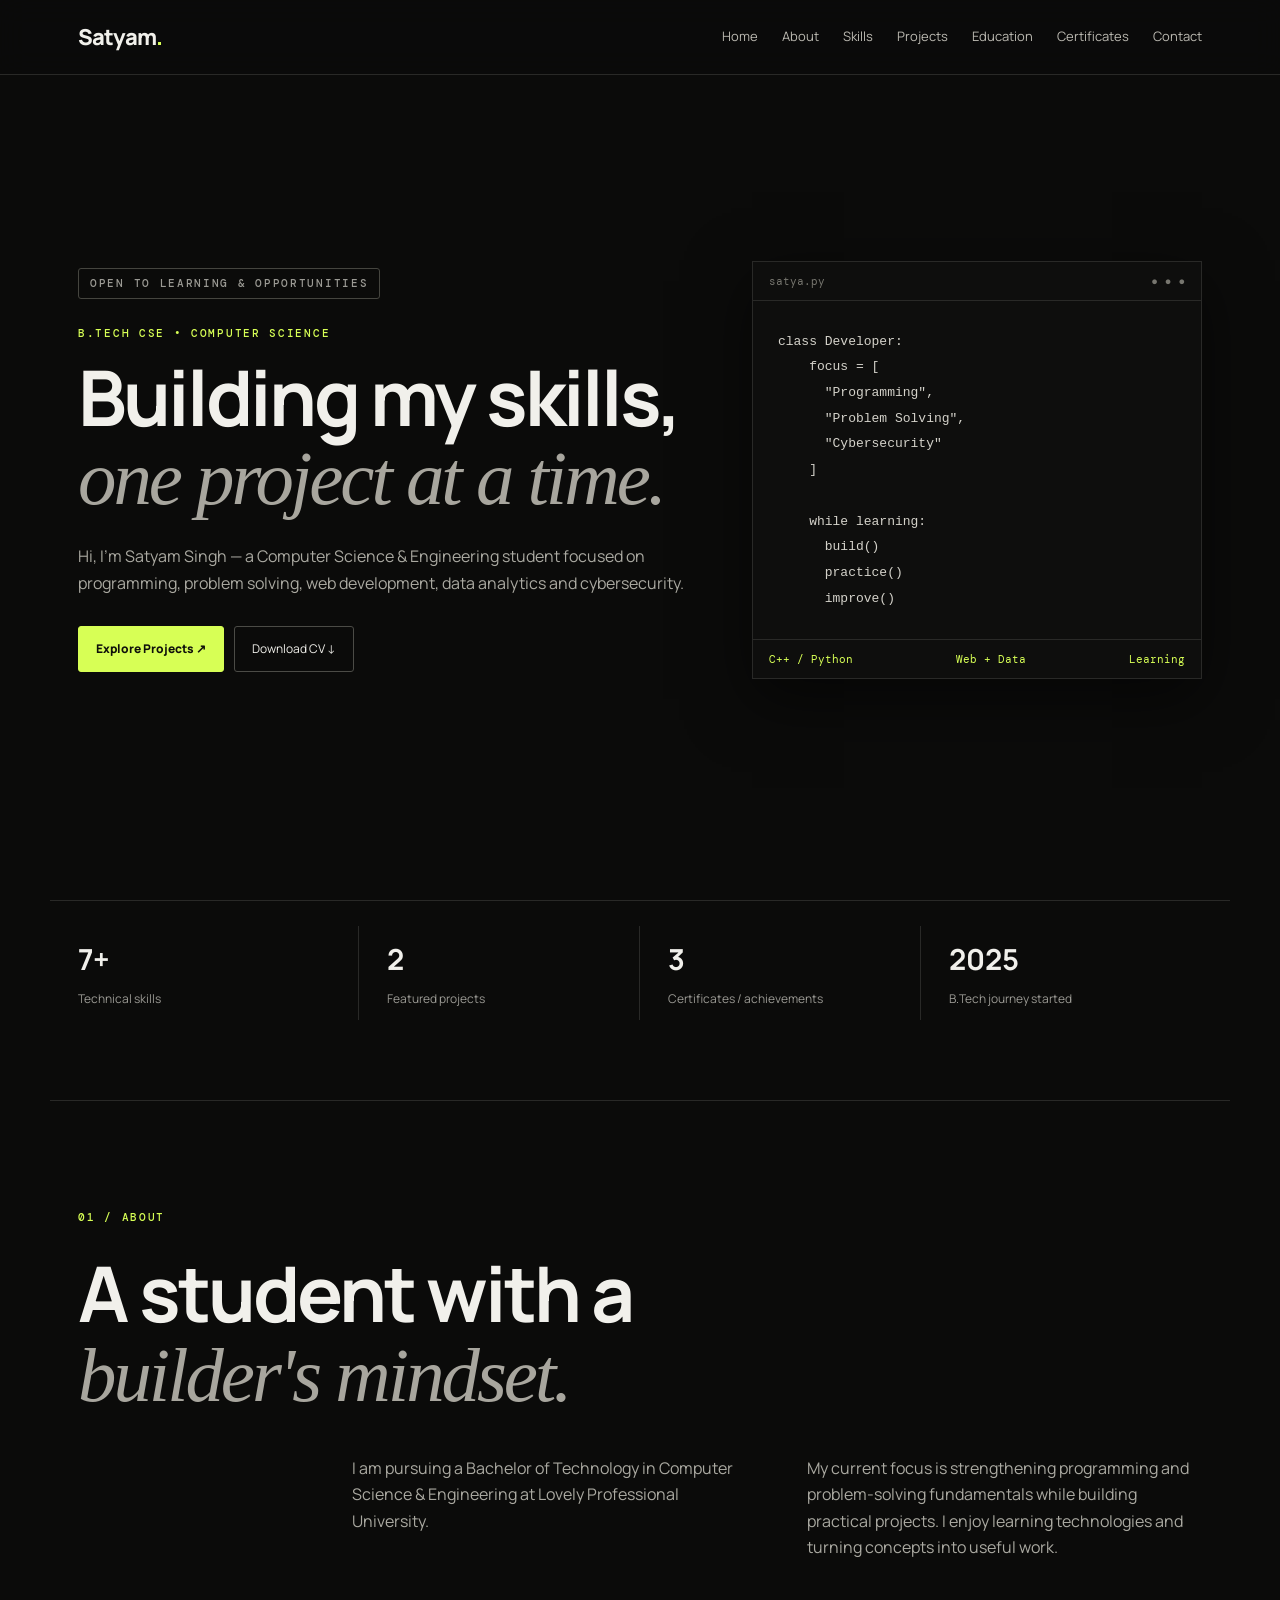
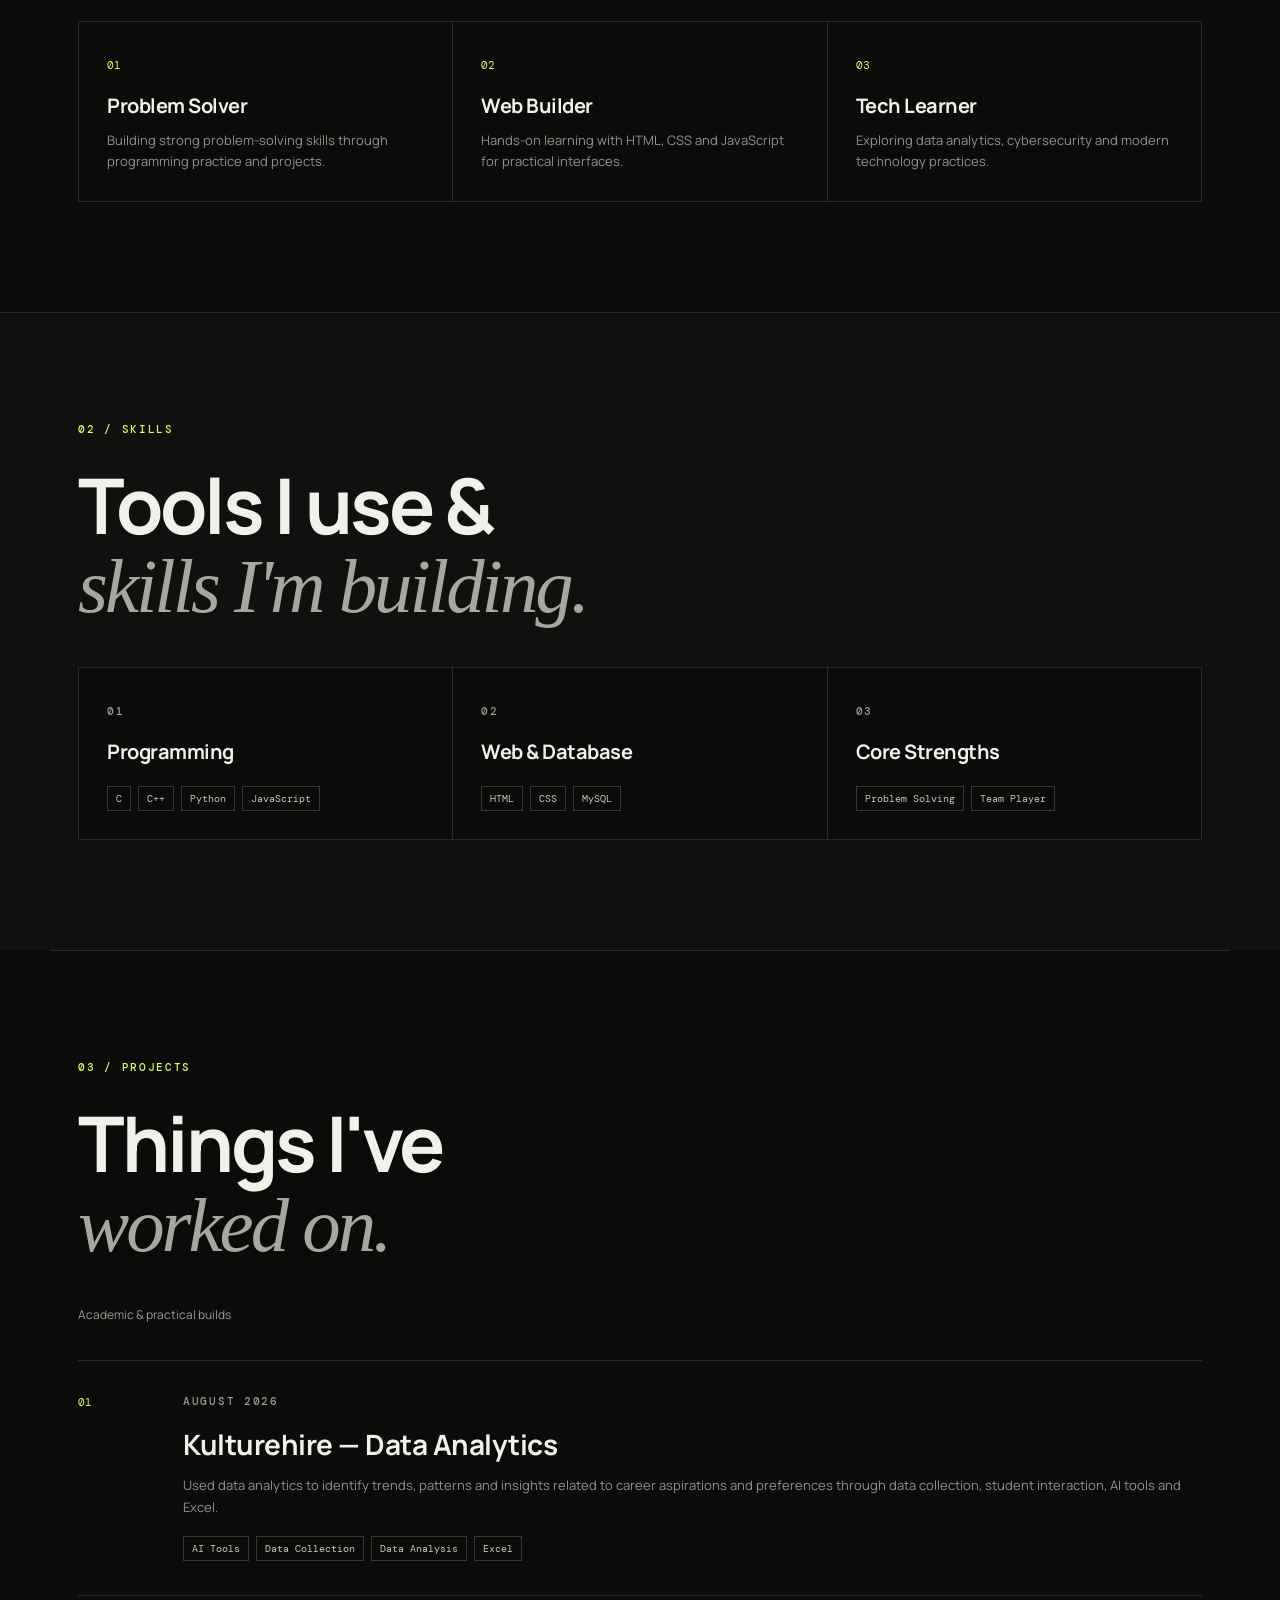
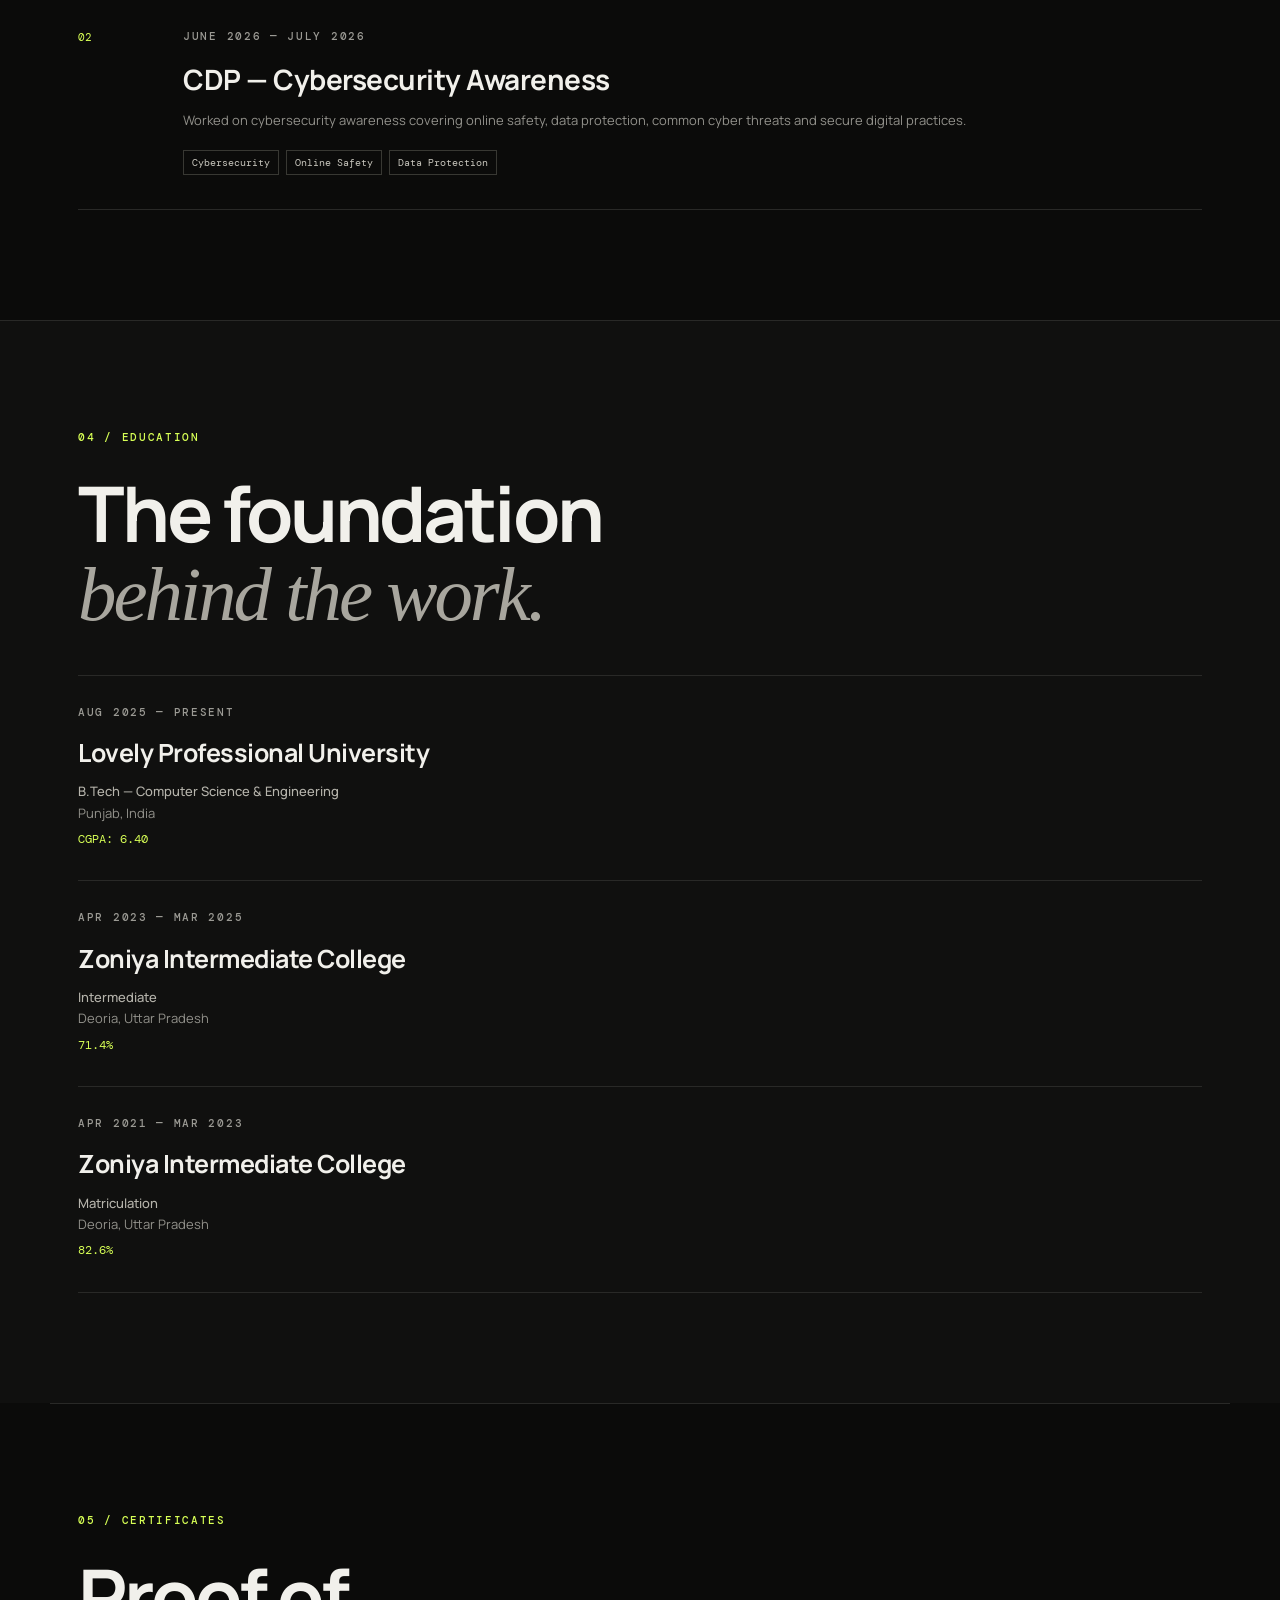
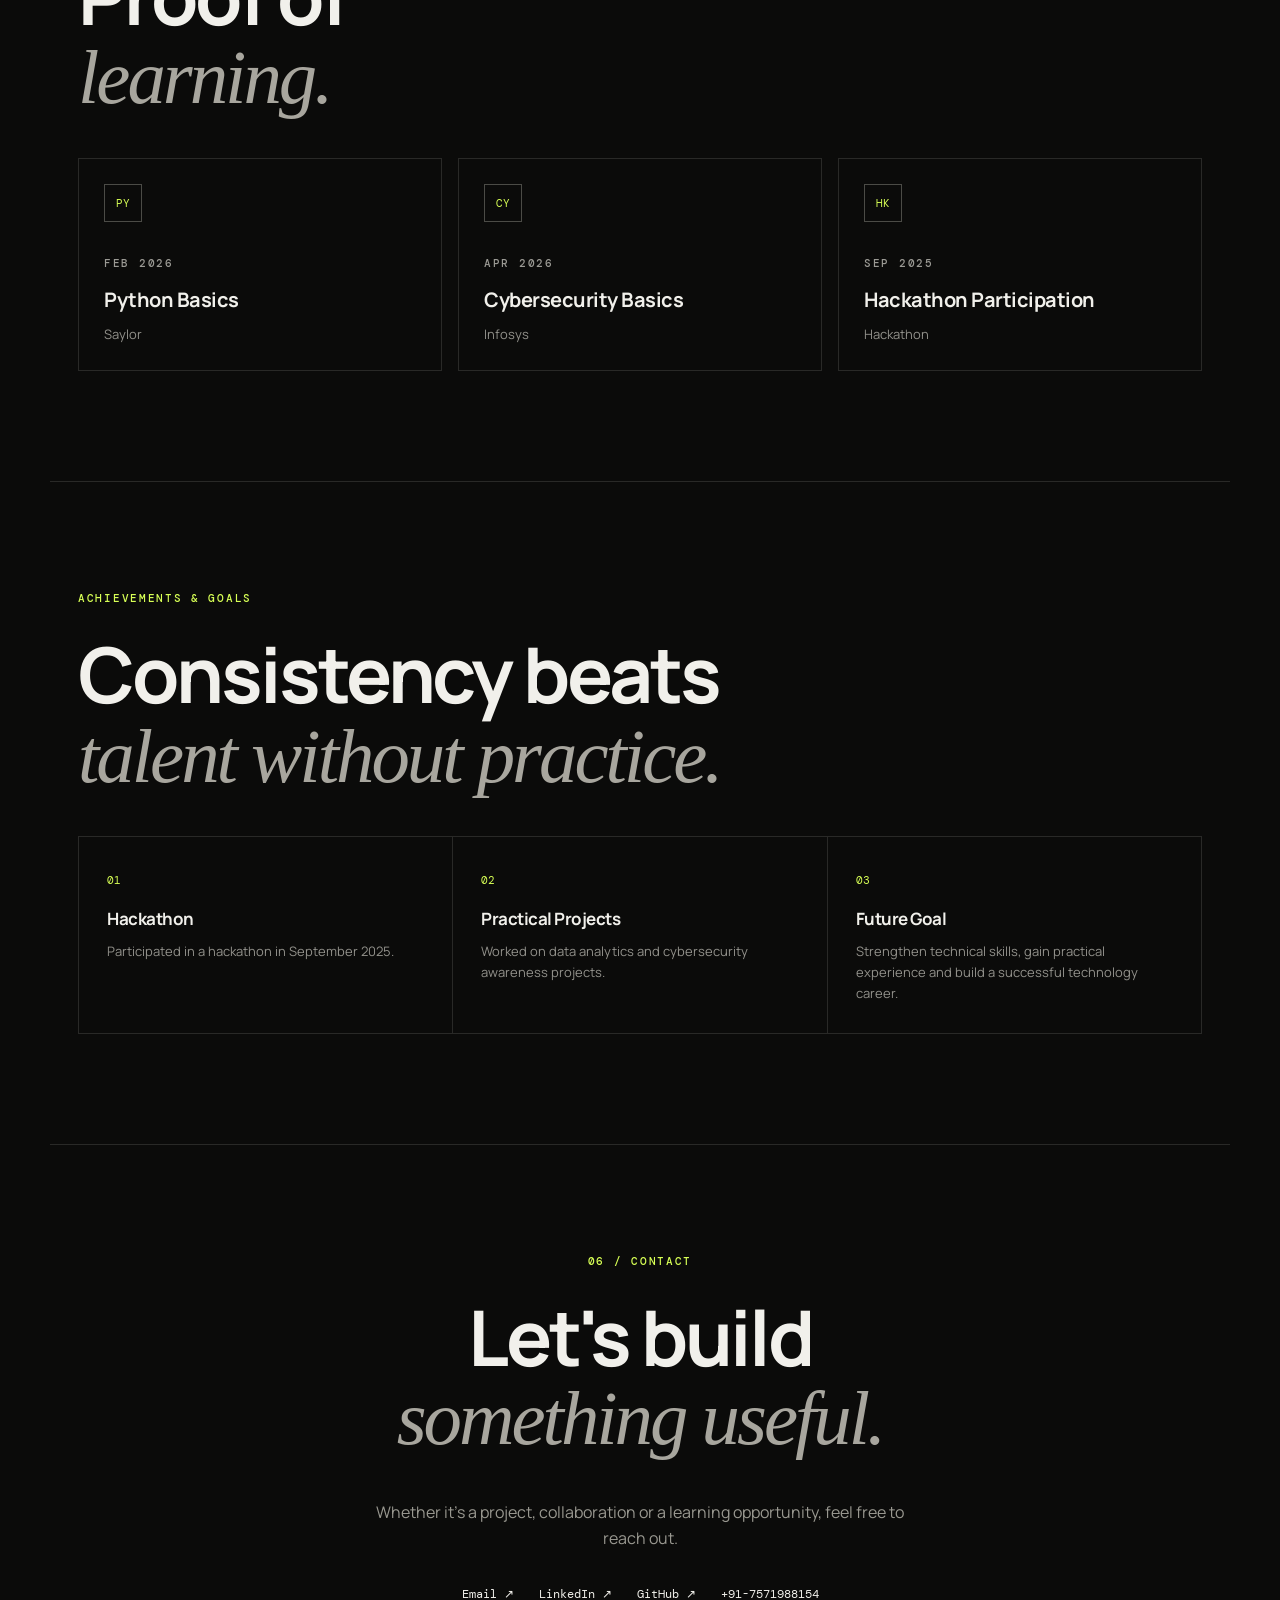
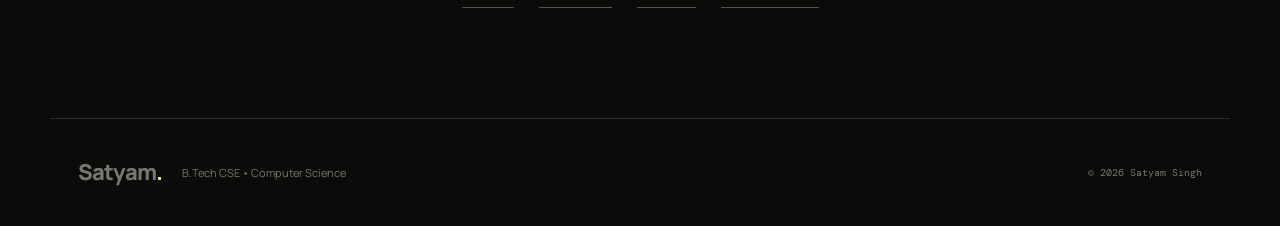
<file: index.html>
<!DOCTYPE html>
<html lang="en">
<head>
<meta charset="UTF-8">
<meta name="viewport" content="width=device-width, initial-scale=1.0">
<title>Satyam Singh | CSE Student</title>
<meta name="description" content="Satyam Singh — Computer Science & Engineering student focused on programming, problem solving, data analytics and cybersecurity.">
<link rel="stylesheet" href="style.css">
</head>
<body>

<header class="nav-wrap">
  <nav class="nav">
    <a class="brand" href="#home">Satyam<span>.</span></a>
    <button class="menu-btn" aria-label="Open menu">☰</button>
    <div class="nav-links">
      <a href="#home">Home</a><a href="#about">About</a><a href="#skills">Skills</a>
      <a href="#projects">Projects</a><a href="#education">Education</a>
      <a href="#certificates">Certificates</a><a href="#contact">Contact</a>
    </div>
  </nav>
</header>

<main>
<section id="home" class="hero section">
  <div class="hero-copy">
    <div class="eyebrow">OPEN TO LEARNING &amp; OPPORTUNITIES</div>
    <div class="kicker">B.TECH CSE • COMPUTER SCIENCE</div>
    <h1>Building my skills,<br><em>one project at a time.</em></h1>
    <p>Hi, I'm Satyam Singh — a Computer Science &amp; Engineering student focused on programming, problem solving, web development, data analytics and cybersecurity.</p>
    <div class="actions">
      <a class="btn primary" href="#projects">Explore Projects ↗</a>
      <a class="btn" href="Main_CV.pdf" download>Download CV ↓</a>
    </div>
  </div>
  <div class="hero-code">
    <div class="code-top"><span>satya.py</span><span>● ● ●</span></div>
<pre><code>class Developer:
    focus = [
      "Programming",
      "Problem Solving",
      "Cybersecurity"
    ]

    while learning:
      build()
      practice()
      improve()</code></pre>
    <div class="code-bottom"><span>C++ / Python</span><span>Web + Data</span><span>Learning</span></div>
  </div>
</section>

<section class="stats section">
  <div><strong>7+</strong><span>Technical skills</span></div>
  <div><strong>2</strong><span>Featured projects</span></div>
  <div><strong>3</strong><span>Certificates / achievements</span></div>
  <div><strong>2025</strong><span>B.Tech journey started</span></div>
</section>

<section id="about" class="section content-section">
  <div class="section-label">01 / ABOUT</div>
  <h2>A student with a<br><em>builder's mindset.</em></h2>
  <div class="about-grid">
    <p>I am pursuing a Bachelor of Technology in Computer Science &amp; Engineering at Lovely Professional University.</p>
    <p>My current focus is strengthening programming and problem-solving fundamentals while building practical projects. I enjoy learning technologies and turning concepts into useful work.</p>
  </div>
  <div class="feature-grid">
    <article><b>01</b><h3>Problem Solver</h3><p>Building strong problem-solving skills through programming practice and projects.</p></article>
    <article><b>02</b><h3>Web Builder</h3><p>Hands-on learning with HTML, CSS and JavaScript for practical interfaces.</p></article>
    <article><b>03</b><h3>Tech Learner</h3><p>Exploring data analytics, cybersecurity and modern technology practices.</p></article>
  </div>
</section>

<section id="skills" class="section content-section alt">
  <div class="section-label">02 / SKILLS</div>
  <h2>Tools I use &amp;<br><em>skills I'm building.</em></h2>
  <div class="skills-grid">
    <article><span class="num">01</span><h3>Programming</h3><div class="chips"><span>C</span><span>C++</span><span>Python</span><span>JavaScript</span></div></article>
    <article><span class="num">02</span><h3>Web &amp; Database</h3><div class="chips"><span>HTML</span><span>CSS</span><span>MySQL</span></div></article>
    <article><span class="num">03</span><h3>Core Strengths</h3><div class="chips"><span>Problem Solving</span><span>Team Player</span></div></article>
  </div>
</section>

<section id="projects" class="section content-section">
  <div class="section-label">03 / PROJECTS</div>
  <h2>Things I've<br><em>worked on.</em></h2>
  <p class="muted">Academic &amp; practical builds</p>
  <div class="project-list">
    <article class="project">
      <div class="project-no">01</div><div>
        <div class="date">AUGUST 2026</div><h3>Kulturehire — Data Analytics</h3>
        <p>Used data analytics to identify trends, patterns and insights related to career aspirations and preferences through data collection, student interaction, AI tools and Excel.</p>
        <div class="chips"><span>AI Tools</span><span>Data Collection</span><span>Data Analysis</span><span>Excel</span></div>
      </div>
    </article>
    <article class="project">
      <div class="project-no">02</div><div>
        <div class="date">JUNE 2026 — JULY 2026</div><h3>CDP — Cybersecurity Awareness</h3>
        <p>Worked on cybersecurity awareness covering online safety, data protection, common cyber threats and secure digital practices.</p>
        <div class="chips"><span>Cybersecurity</span><span>Online Safety</span><span>Data Protection</span></div>
      </div>
    </article>
  </div>
</section>

<section id="education" class="section content-section alt">
  <div class="section-label">04 / EDUCATION</div>
  <h2>The foundation<br><em>behind the work.</em></h2>
  <div class="education">
    <article><div class="date">AUG 2025 — PRESENT</div><h3>Lovely Professional University</h3><h4>B.Tech — Computer Science &amp; Engineering</h4><p>Punjab, India</p><strong>CGPA: 6.40</strong></article>
    <article><div class="date">APR 2023 — MAR 2025</div><h3>Zoniya Intermediate College</h3><h4>Intermediate</h4><p>Deoria, Uttar Pradesh</p><strong>71.4%</strong></article>
    <article><div class="date">APR 2021 — MAR 2023</div><h3>Zoniya Intermediate College</h3><h4>Matriculation</h4><p>Deoria, Uttar Pradesh</p><strong>82.6%</strong></article>
  </div>
</section>

<section id="certificates" class="section content-section">
  <div class="section-label">05 / CERTIFICATES</div>
  <h2>Proof of<br><em>learning.</em></h2>
  <div class="cert-grid">
    <article><span class="cert-icon">PY</span><div class="date">FEB 2026</div><h3>Python Basics</h3><p>Saylor</p></article>
    <article><span class="cert-icon">CY</span><div class="date">APR 2026</div><h3>Cybersecurity Basics</h3><p>Infosys</p></article>
    <article><span class="cert-icon">HK</span><div class="date">SEP 2025</div><h3>Hackathon Participation</h3><p>Hackathon</p></article>
  </div>
</section>

<section class="section achievement">
  <div class="section-label">ACHIEVEMENTS &amp; GOALS</div>
  <h2>Consistency beats<br><em>talent without practice.</em></h2>
  <div class="achievement-grid">
    <div><b>01</b><h3>Hackathon</h3><p>Participated in a hackathon in September 2025.</p></div>
    <div><b>02</b><h3>Practical Projects</h3><p>Worked on data analytics and cybersecurity awareness projects.</p></div>
    <div><b>03</b><h3>Future Goal</h3><p>Strengthen technical skills, gain practical experience and build a successful technology career.</p></div>
  </div>
</section>

<section id="contact" class="section contact">
  <div class="section-label">06 / CONTACT</div>
  <h2>Let's build<br><em>something useful.</em></h2>
  <p>Whether it's a project, collaboration or a learning opportunity, feel free to reach out.</p>
  <div class="contact-links">
    <a href="mailto:satyam536269@gmail.com">Email ↗</a>
    <a href="https://linkedin.com/in/satyam-singhh" target="_blank">LinkedIn ↗</a>
    <a href="https://github.com/satyam536269-collab" target="_blank">GitHub ↗</a>
    <span>+91-7571988154</span>
  </div>
</section>
</main>

<footer><div class="brand">Satyam<span>.</span></div><p>B.Tech CSE • Computer Science</p><small>© 2026 Satyam Singh</small></footer>
<script src="script.js"></script>
</body>
</html>
</file>
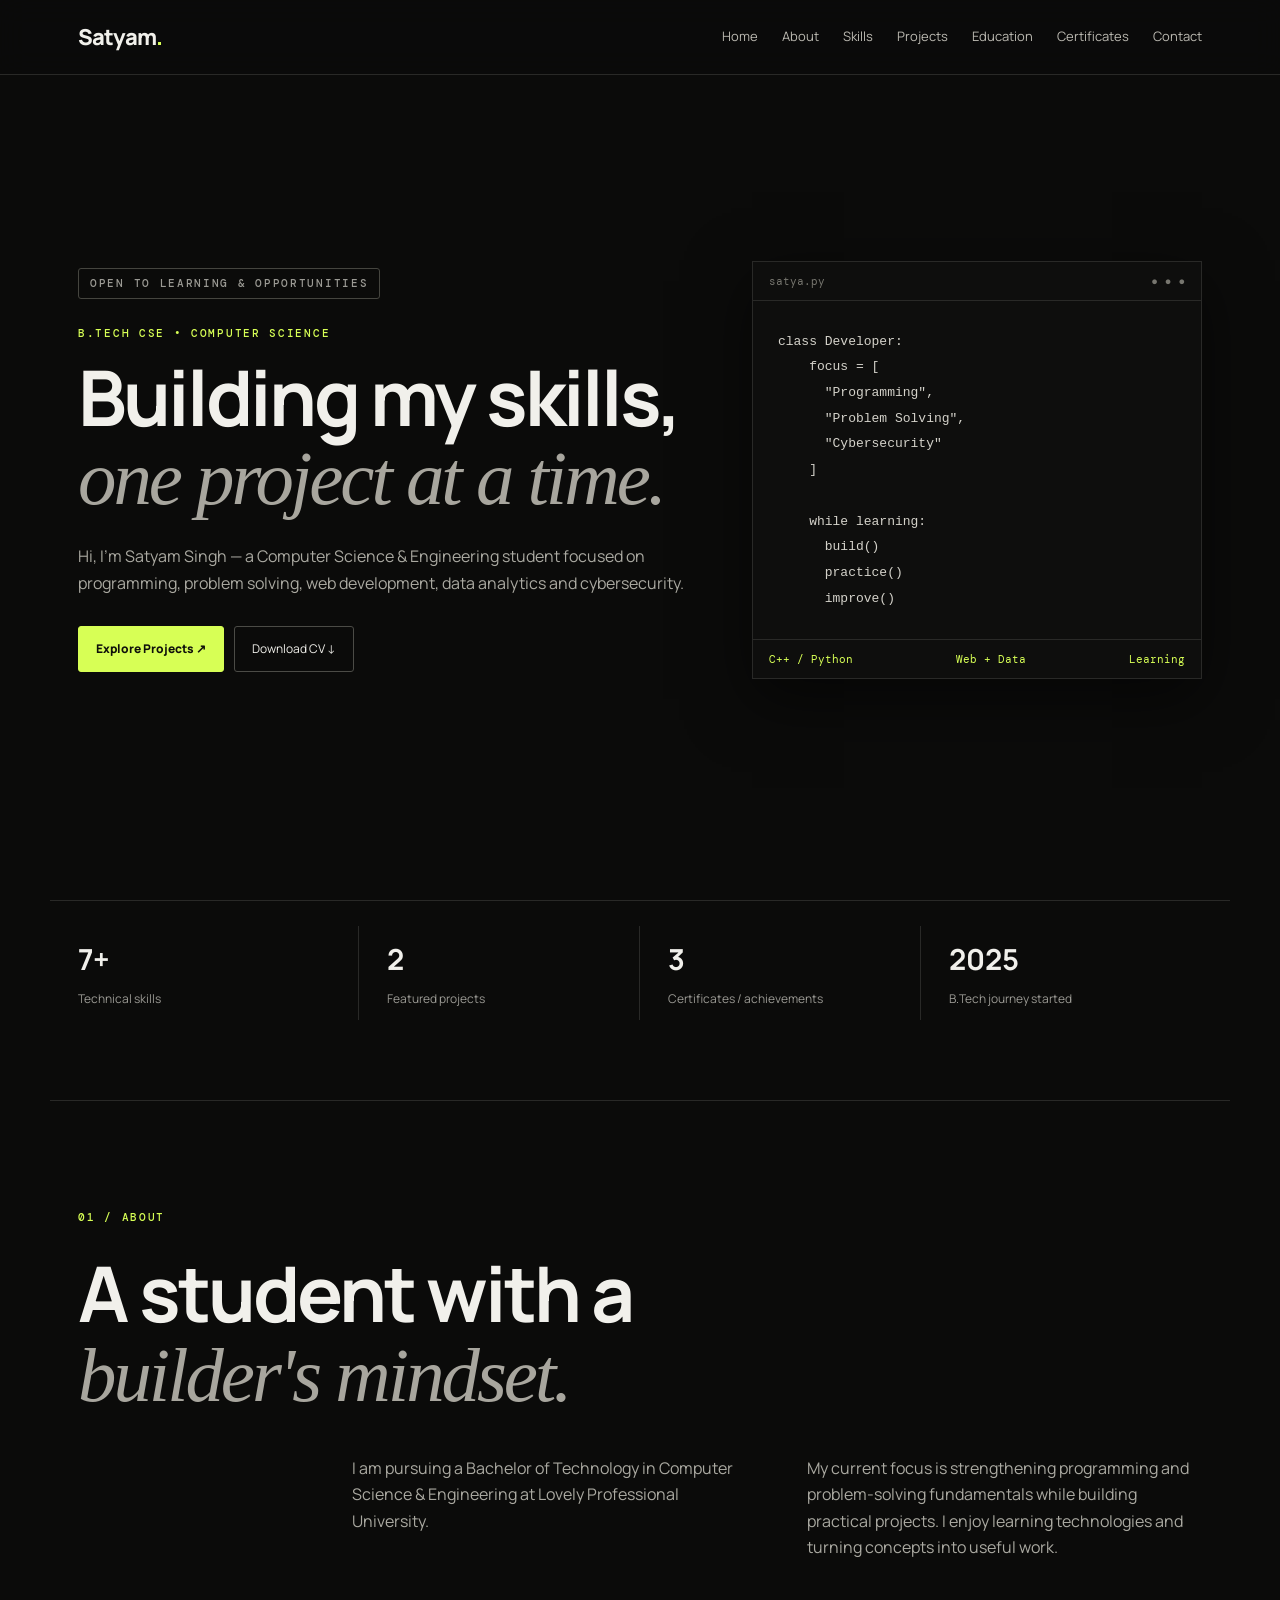
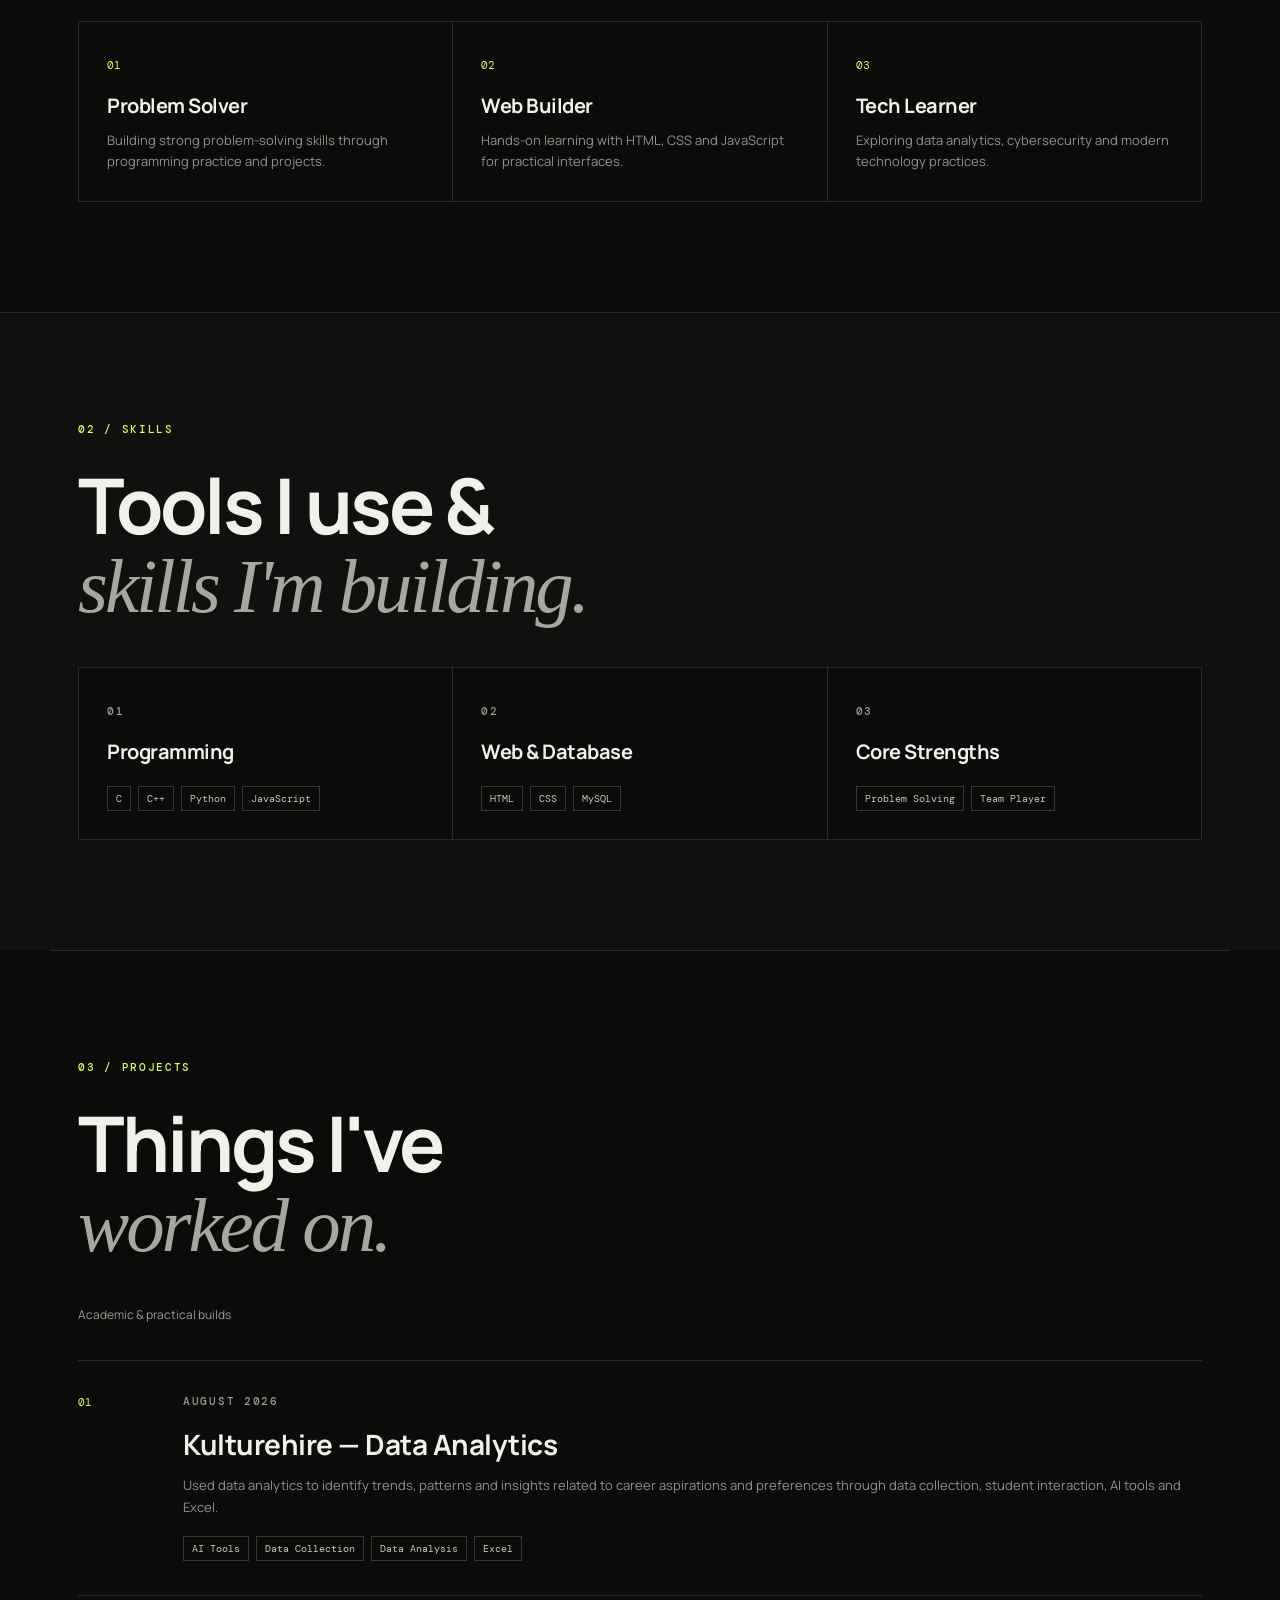
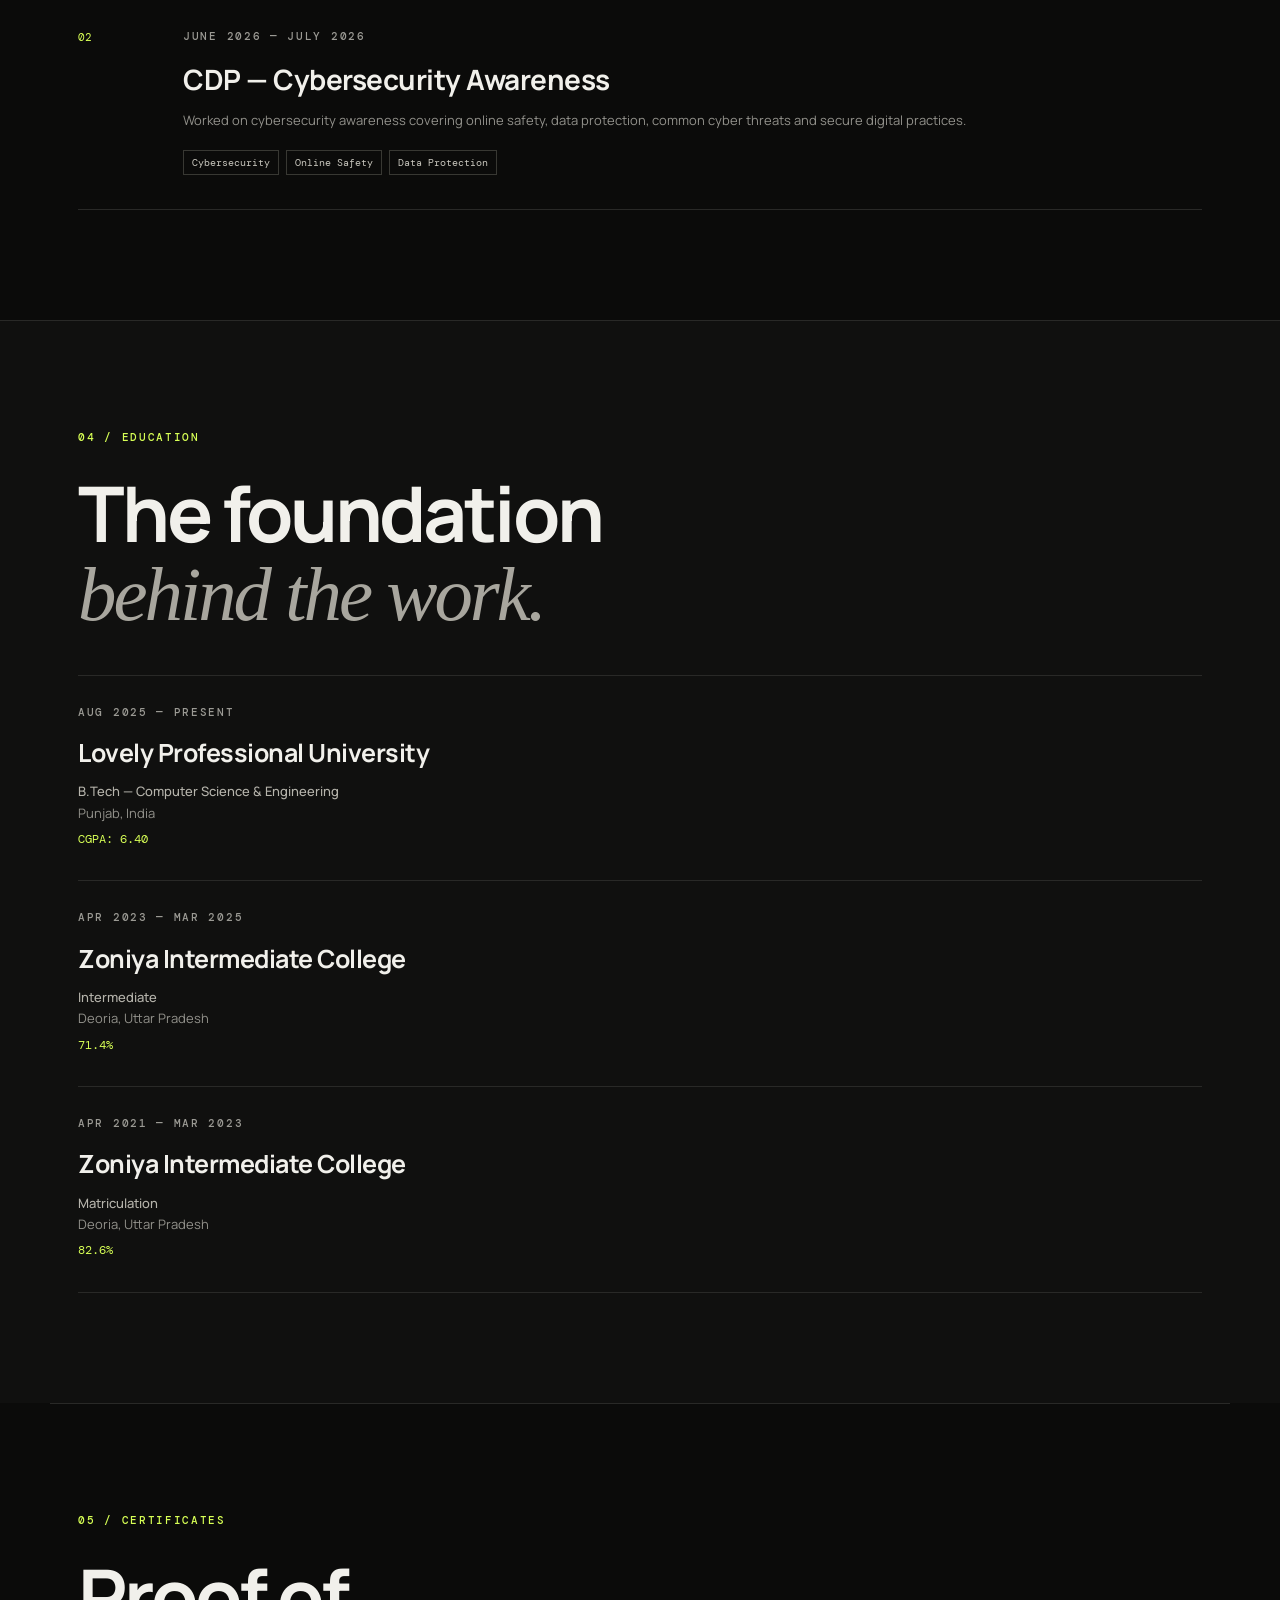
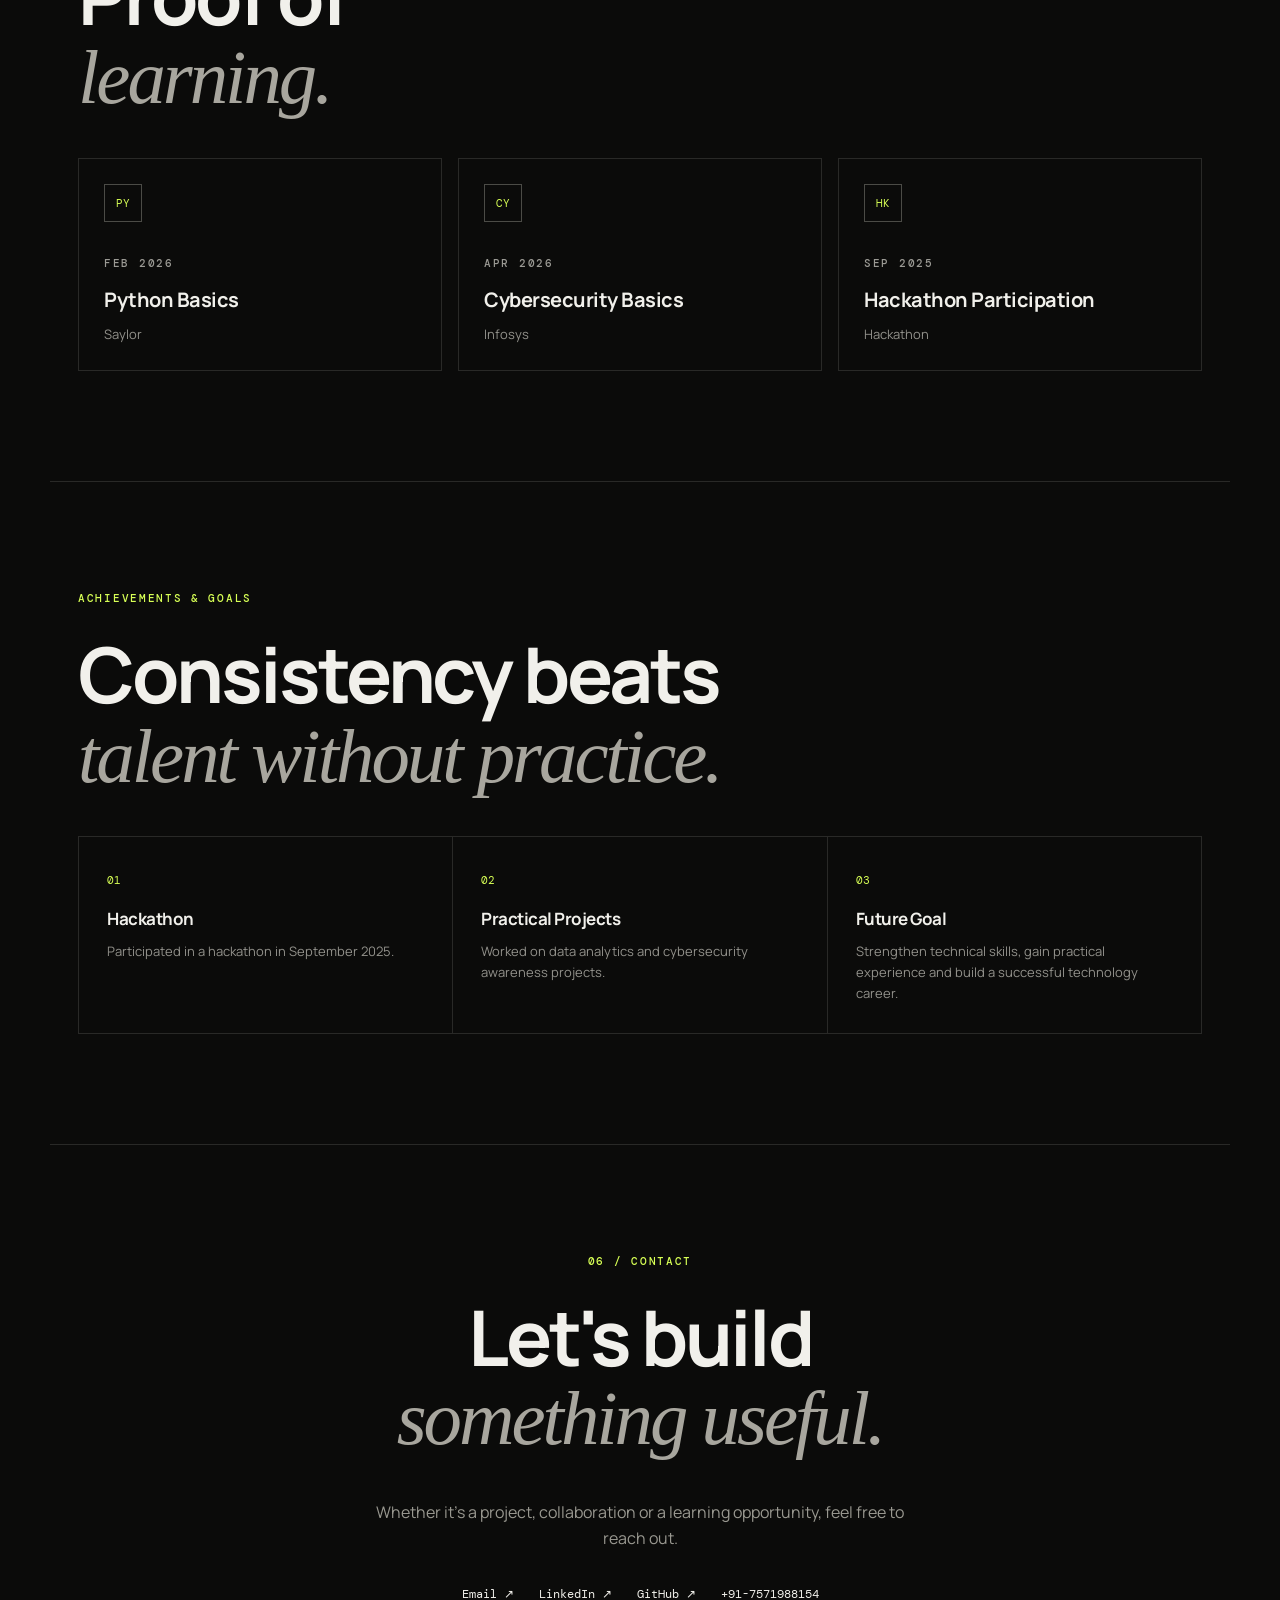
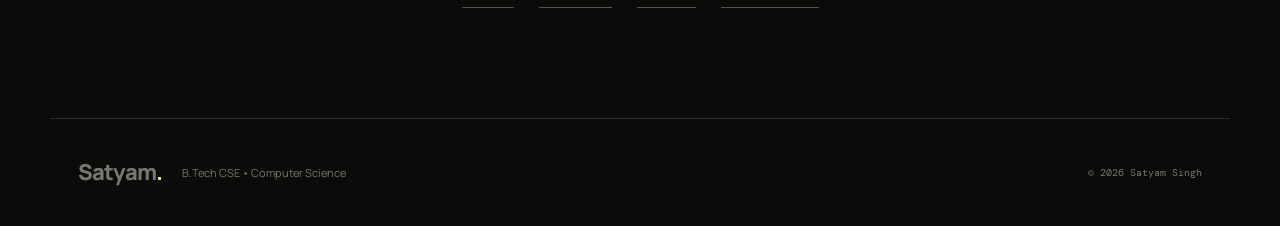
<file: index[1].html>
<!DOCTYPE html>
<html lang="en">
<head>
<meta charset="UTF-8">
<meta name="viewport" content="width=device-width, initial-scale=1.0">
<title>Satyam Singh | CSE Student</title>
<meta name="description" content="Satyam Singh — Computer Science & Engineering student focused on programming, problem solving, data analytics and cybersecurity.">
<link rel="stylesheet" href="style.css">
</head>
<body>

<header class="nav-wrap">
  <nav class="nav">
    <a class="brand" href="#home">Satyam<span>.</span></a>
    <button class="menu-btn" aria-label="Open menu">☰</button>
    <div class="nav-links">
      <a href="#home">Home</a><a href="#about">About</a><a href="#skills">Skills</a>
      <a href="#projects">Projects</a><a href="#education">Education</a>
      <a href="#certificates">Certificates</a><a href="#contact">Contact</a>
    </div>
  </nav>
</header>

<main>
<section id="home" class="hero section">
  <div class="hero-copy">
    <div class="eyebrow">OPEN TO LEARNING &amp; OPPORTUNITIES</div>
    <div class="kicker">B.TECH CSE • COMPUTER SCIENCE</div>
    <h1>Building my skills,<br><em>one project at a time.</em></h1>
    <p>Hi, I'm Satyam Singh — a Computer Science &amp; Engineering student focused on programming, problem solving, web development, data analytics and cybersecurity.</p>
    <div class="actions">
      <a class="btn primary" href="#projects">Explore Projects ↗</a>
      <a class="btn" href="Main_CV.pdf" download>Download CV ↓</a>
    </div>
  </div>
  <div class="hero-code">
    <div class="code-top"><span>satya.py</span><span>● ● ●</span></div>
<pre><code>class Developer:
    focus = [
      "Programming",
      "Problem Solving",
      "Cybersecurity"
    ]

    while learning:
      build()
      practice()
      improve()</code></pre>
    <div class="code-bottom"><span>C++ / Python</span><span>Web + Data</span><span>Learning</span></div>
  </div>
</section>

<section class="stats section">
  <div><strong>7+</strong><span>Technical skills</span></div>
  <div><strong>2</strong><span>Featured projects</span></div>
  <div><strong>3</strong><span>Certificates / achievements</span></div>
  <div><strong>2025</strong><span>B.Tech journey started</span></div>
</section>

<section id="about" class="section content-section">
  <div class="section-label">01 / ABOUT</div>
  <h2>A student with a<br><em>builder's mindset.</em></h2>
  <div class="about-grid">
    <p>I am pursuing a Bachelor of Technology in Computer Science &amp; Engineering at Lovely Professional University.</p>
    <p>My current focus is strengthening programming and problem-solving fundamentals while building practical projects. I enjoy learning technologies and turning concepts into useful work.</p>
  </div>
  <div class="feature-grid">
    <article><b>01</b><h3>Problem Solver</h3><p>Building strong problem-solving skills through programming practice and projects.</p></article>
    <article><b>02</b><h3>Web Builder</h3><p>Hands-on learning with HTML, CSS and JavaScript for practical interfaces.</p></article>
    <article><b>03</b><h3>Tech Learner</h3><p>Exploring data analytics, cybersecurity and modern technology practices.</p></article>
  </div>
</section>

<section id="skills" class="section content-section alt">
  <div class="section-label">02 / SKILLS</div>
  <h2>Tools I use &amp;<br><em>skills I'm building.</em></h2>
  <div class="skills-grid">
    <article><span class="num">01</span><h3>Programming</h3><div class="chips"><span>C</span><span>C++</span><span>Python</span><span>JavaScript</span></div></article>
    <article><span class="num">02</span><h3>Web &amp; Database</h3><div class="chips"><span>HTML</span><span>CSS</span><span>MySQL</span></div></article>
    <article><span class="num">03</span><h3>Core Strengths</h3><div class="chips"><span>Problem Solving</span><span>Team Player</span></div></article>
  </div>
</section>

<section id="projects" class="section content-section">
  <div class="section-label">03 / PROJECTS</div>
  <h2>Things I've<br><em>worked on.</em></h2>
  <p class="muted">Academic &amp; practical builds</p>
  <div class="project-list">
    <article class="project">
      <div class="project-no">01</div><div>
        <div class="date">AUGUST 2026</div><h3>Kulturehire — Data Analytics</h3>
        <p>Used data analytics to identify trends, patterns and insights related to career aspirations and preferences through data collection, student interaction, AI tools and Excel.</p>
        <div class="chips"><span>AI Tools</span><span>Data Collection</span><span>Data Analysis</span><span>Excel</span></div>
      </div>
    </article>
    <article class="project">
      <div class="project-no">02</div><div>
        <div class="date">JUNE 2026 — JULY 2026</div><h3>CDP — Cybersecurity Awareness</h3>
        <p>Worked on cybersecurity awareness covering online safety, data protection, common cyber threats and secure digital practices.</p>
        <div class="chips"><span>Cybersecurity</span><span>Online Safety</span><span>Data Protection</span></div>
      </div>
    </article>
  </div>
</section>

<section id="education" class="section content-section alt">
  <div class="section-label">04 / EDUCATION</div>
  <h2>The foundation<br><em>behind the work.</em></h2>
  <div class="education">
    <article><div class="date">AUG 2025 — PRESENT</div><h3>Lovely Professional University</h3><h4>B.Tech — Computer Science &amp; Engineering</h4><p>Punjab, India</p><strong>CGPA: 6.40</strong></article>
    <article><div class="date">APR 2023 — MAR 2025</div><h3>Zoniya Intermediate College</h3><h4>Intermediate</h4><p>Deoria, Uttar Pradesh</p><strong>71.4%</strong></article>
    <article><div class="date">APR 2021 — MAR 2023</div><h3>Zoniya Intermediate College</h3><h4>Matriculation</h4><p>Deoria, Uttar Pradesh</p><strong>82.6%</strong></article>
  </div>
</section>

<section id="certificates" class="section content-section">
  <div class="section-label">05 / CERTIFICATES</div>
  <h2>Proof of<br><em>learning.</em></h2>
  <div class="cert-grid">
    <article><span class="cert-icon">PY</span><div class="date">FEB 2026</div><h3>Python Basics</h3><p>Saylor</p></article>
    <article><span class="cert-icon">CY</span><div class="date">APR 2026</div><h3>Cybersecurity Basics</h3><p>Infosys</p></article>
    <article><span class="cert-icon">HK</span><div class="date">SEP 2025</div><h3>Hackathon Participation</h3><p>Hackathon</p></article>
  </div>
</section>

<section class="section achievement">
  <div class="section-label">ACHIEVEMENTS &amp; GOALS</div>
  <h2>Consistency beats<br><em>talent without practice.</em></h2>
  <div class="achievement-grid">
    <div><b>01</b><h3>Hackathon</h3><p>Participated in a hackathon in September 2025.</p></div>
    <div><b>02</b><h3>Practical Projects</h3><p>Worked on data analytics and cybersecurity awareness projects.</p></div>
    <div><b>03</b><h3>Future Goal</h3><p>Strengthen technical skills, gain practical experience and build a successful technology career.</p></div>
  </div>
</section>

<section id="contact" class="section contact">
  <div class="section-label">06 / CONTACT</div>
  <h2>Let's build<br><em>something useful.</em></h2>
  <p>Whether it's a project, collaboration or a learning opportunity, feel free to reach out.</p>
  <div class="contact-links">
    <a href="mailto:satyam536269@gmail.com">Email ↗</a>
    <a href="https://linkedin.com/in/satyam-singhh" target="_blank">LinkedIn ↗</a>
    <a href="https://github.com/satyam536269-collab" target="_blank">GitHub ↗</a>
    <span>+91-7571988154</span>
  </div>
</section>
</main>

<footer><div class="brand">Satyam<span>.</span></div><p>B.Tech CSE • Computer Science</p><small>© 2026 Satyam Singh</small></footer>
<script src="script.js"></script>
</body>
</html>
</file>
<file: style.css>
@import url('https://fonts.googleapis.com/css2?family=DM+Mono:wght@400;500&family=Manrope:wght@400;500;600;700;800&display=swap');
:root{--bg:#0b0b0a;--card:#111110;--line:#292927;--text:#f1f0eb;--muted:#9b9a94;--accent:#d7ff55}
*{box-sizing:border-box;margin:0;padding:0}html{scroll-behavior:smooth}body{background:var(--bg);color:var(--text);font-family:Manrope,Arial,sans-serif;line-height:1.65}a{color:inherit;text-decoration:none}.nav-wrap{position:fixed;top:0;left:0;width:100%;z-index:20;background:rgba(11,11,10,.9);backdrop-filter:blur(14px);border-bottom:1px solid var(--line)}.nav{max-width:1180px;margin:auto;padding:19px 28px;display:flex;align-items:center;justify-content:space-between}.brand{font-size:22px;font-weight:800;letter-spacing:-1px}.brand span{color:var(--accent)}.nav-links{display:flex;gap:24px;font-size:13px;color:#bbb9b1}.nav-links a:hover{color:var(--accent)}.menu-btn{display:none;background:none;border:0;color:white;font-size:25px}.section{max-width:1180px;margin:auto;padding:110px 28px}.hero{min-height:100vh;display:grid;grid-template-columns:1.15fr .85fr;gap:65px;align-items:center;padding-top:150px}.eyebrow,.kicker,.section-label,.date,.num{font:500 11px/1.2 "DM Mono",monospace;letter-spacing:1.7px;color:var(--muted)}.eyebrow{display:inline-block;border:1px solid #45453f;padding:8px 11px;border-radius:3px;margin-bottom:28px}.kicker{color:var(--accent);margin-bottom:17px}.hero h1,h2{font-size:clamp(45px,6vw,78px);line-height:1.02;letter-spacing:-3px}.hero h1 em,h2 em{font-family:Georgia,serif;font-weight:400;color:#a8a69e}.hero-copy>p{max-width:650px;color:#aaa9a1;margin:25px 0 30px;font-size:16px}.actions{display:flex;gap:10px}.btn{border:1px solid #4b4b46;padding:12px 17px;font-size:12px;border-radius:3px}.btn.primary{background:var(--accent);border-color:var(--accent);color:#10110b;font-weight:800}.hero-code{border:1px solid var(--line);background:#0e0e0d;box-shadow:0 20px 60px #0008}.code-top,.code-bottom{padding:12px 16px;border-bottom:1px solid var(--line);font:11px "DM Mono",monospace;color:#77766f;display:flex;justify-content:space-between}.code-bottom{border-top:1px solid var(--line);border-bottom:0;color:var(--accent);gap:12px}.hero-code pre{padding:28px 25px;overflow:auto;color:#d4d2ca;font:13px/1.9 "DM Mono",monospace}.stats{display:grid;grid-template-columns:repeat(4,1fr);padding-top:25px;padding-bottom:80px;border-top:1px solid var(--line)}.stats div{border-right:1px solid var(--line);padding:10px 28px}.stats div:first-child{padding-left:0}.stats div:last-child{border:0}.stats strong{display:block;font-size:29px}.stats span,.muted{font-size:12px;color:var(--muted)}.content-section{border-top:1px solid var(--line)}.section-label{color:var(--accent);margin-bottom:30px}.content-section h2,.achievement h2,.contact h2{margin-bottom:40px}.about-grid{display:grid;grid-template-columns:1fr 1fr;gap:60px;color:#aaa9a1;max-width:850px;margin-left:auto}.feature-grid,.skills-grid,.achievement-grid{display:grid;grid-template-columns:repeat(3,1fr);gap:1px;background:var(--line);margin-top:60px;border:1px solid var(--line)}.feature-grid article,.skills-grid article,.achievement-grid div{background:var(--bg);padding:28px}.feature-grid b,.achievement-grid b{font:11px "DM Mono";color:var(--accent)}h3{font-size:20px;letter-spacing:-.5px;margin:13px 0 8px}.feature-grid p,.skills-grid p,.achievement-grid p,.education p,.cert-grid p,.project p{color:#92918b;font-size:13px}.alt{background:#10100f;max-width:none;padding-left:max(28px,calc((100% - 1124px)/2));padding-right:max(28px,calc((100% - 1124px)/2))}.skills-grid{margin-top:0}.chips{display:flex;flex-wrap:wrap;gap:7px;margin-top:18px}.chips span{border:1px solid #383833;padding:5px 8px;font:10px "DM Mono";color:#c9c7be}.project-list{border-top:1px solid var(--line);margin-top:35px}.project{display:grid;grid-template-columns:80px 1fr;gap:25px;padding:34px 0;border-bottom:1px solid var(--line)}.project-no{font:11px "DM Mono";color:var(--accent)}.project h3{font-size:28px}.education{border-top:1px solid var(--line)}.education article{padding:30px 0;border-bottom:1px solid var(--line)}.education h3{font-size:25px}.education h4{font-size:13px;color:#b6b4ac;font-weight:500}.education strong{color:var(--accent);font:12px "DM Mono"}.cert-grid{display:grid;grid-template-columns:repeat(3,1fr);gap:16px}.cert-grid article{border:1px solid var(--line);padding:25px;min-height:210px}.cert-icon{display:inline-flex;width:38px;height:38px;border:1px solid #4b4b46;align-items:center;justify-content:center;font:11px "DM Mono";color:var(--accent);margin-bottom:35px}.achievement{border-top:1px solid var(--line)}.contact{text-align:center;border-top:1px solid var(--line)}.contact>p{color:#999890;max-width:550px;margin:0 auto}.contact-links{display:flex;justify-content:center;gap:25px;flex-wrap:wrap;margin-top:35px}.contact-links a,.contact-links span{font:12px "DM Mono";border-bottom:1px solid #55554e;padding-bottom:5px}.contact-links a:hover{color:var(--accent);border-color:var(--accent)}footer{border-top:1px solid var(--line);max-width:1180px;margin:auto;padding:35px 28px;display:flex;align-items:center;gap:20px;color:#77766f;font-size:11px}footer small{margin-left:auto;font:10px "DM Mono"}.achievement{max-width:1180px}.achievement-grid{margin-top:0}.achievement-grid h3{font-size:17px}
@media(max-width:800px){.nav-links{display:none;position:absolute;top:64px;left:0;right:0;background:#0b0b0a;padding:20px 28px;border-bottom:1px solid var(--line);flex-direction:column}.nav-links.open{display:flex}.menu-btn{display:block}.hero{grid-template-columns:1fr;padding-top:125px;gap:45px}.hero h1,h2{letter-spacing:-2px}.stats{grid-template-columns:repeat(2,1fr)}.stats div{border-bottom:1px solid var(--line)}.about-grid,.feature-grid,.skills-grid,.cert-grid,.achievement-grid{grid-template-columns:1fr}.project{grid-template-columns:45px 1fr}.section{padding-top:85px;padding-bottom:85px}.about-grid{margin-left:0}.hero-code{order:2}footer{flex-wrap:wrap}footer small{margin-left:0;width:100%}}
</file>
